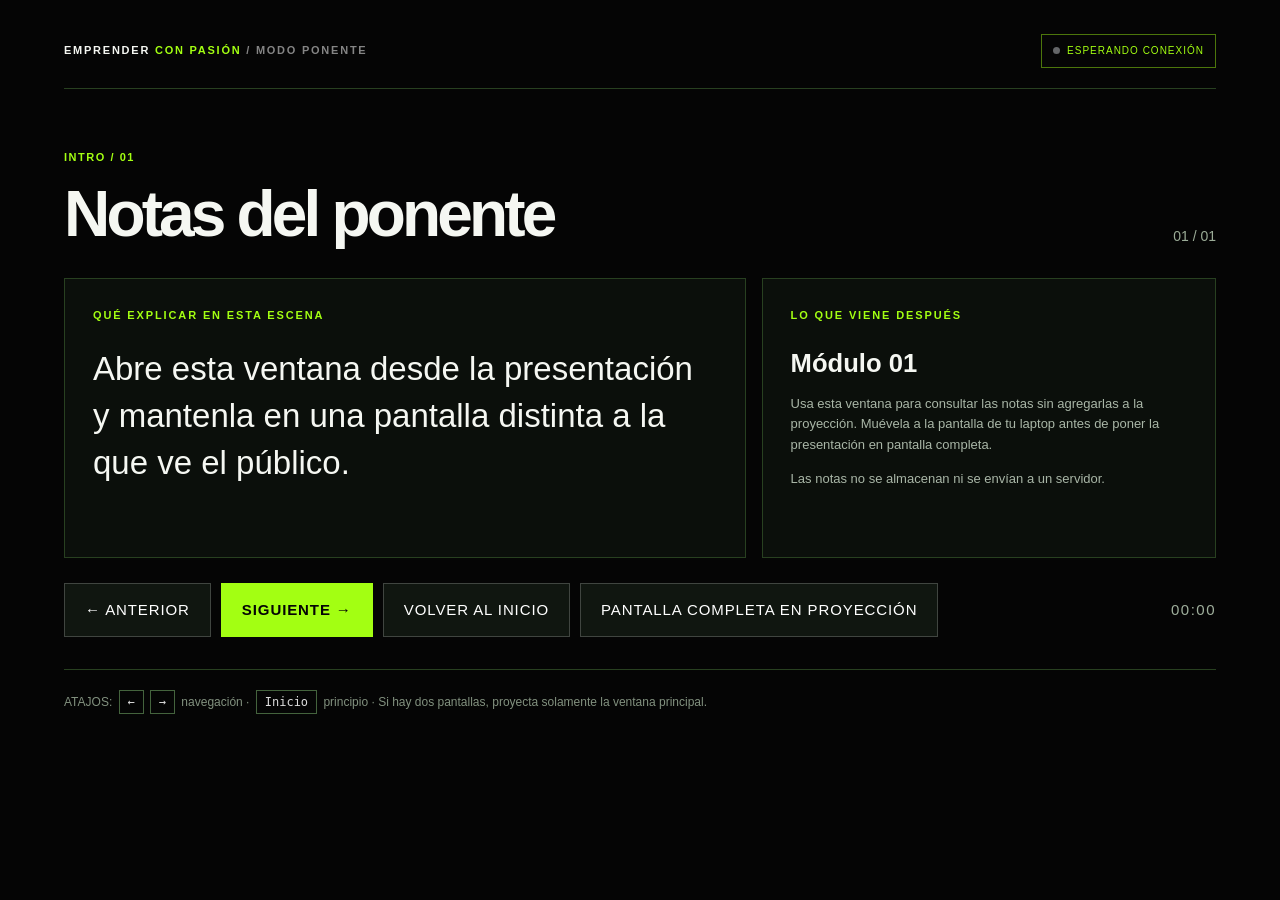
<file: presenter-offline.html>
<!doctype html>
<html lang="es">
<head>
<meta charset="utf-8"/>
<meta name="viewport" content="width=device-width,initial-scale=1"/>
<meta name="theme-color" content="#0b0c0e"/>
<title>Notas del ponente — Emprender con Pasión</title>
<link rel="icon" type="image/svg+xml" href="[data-uri]"/>
<style>
:root{color-scheme:dark;--orange:#a3ff12;--bg:#050505;--line:#284020;--dim:#9cad98;font:15px/1.6 Inter,Arial,sans-serif}*{box-sizing:border-box}body{margin:0;background:var(--bg);color:#f5f7f2;min-height:100svh}button{cursor:pointer;font:inherit}.page{max-width:1450px;margin:auto;padding:34px 5vw 60px}header{display:flex;justify-content:space-between;align-items:center;gap:15px;padding-bottom:20px;border-bottom:1px solid var(--line)}.logo{font-size:11px;letter-spacing:.16em;font-weight:900}.logo b{color:var(--orange)}.badge{border:1px solid rgba(163,255,18,.45);padding:8px 11px;font-size:10px;color:var(--orange);letter-spacing:.1em}.top{display:flex;gap:14px;justify-content:space-between;align-items:end;margin:55px 0 30px}.eyebrow{font-weight:800;letter-spacing:.14em;font-size:11px;color:var(--orange)}h1{font-weight:900;letter-spacing:-.06em;line-height:1.04;font-size:clamp(31px,5vw,72px);margin:13px 0 0;max-width:1000px}.counter{color:var(--dim);font-size:14px;white-space:nowrap}.columns{display:grid;grid-template-columns:1.2fr .8fr;gap:16px}.panel{background:#0b0f0b;border:1px solid var(--line);padding:28px;min-height:280px}.panel h2{font-size:11px;color:var(--orange);letter-spacing:.17em;margin:0 0 22px;text-transform:uppercase}.notes{font-size:clamp(19px,2.8vw,33px);line-height:1.42;font-weight:500;white-space:pre-wrap}.next{font-size:clamp(18px,2vw,27px);font-weight:700;line-height:1.35}.muted{color:#a9b6a7;font-size:13px}.controls{display:flex;gap:10px;margin-top:25px;align-items:center;flex-wrap:wrap}button{border:1px solid rgba(255,255,255,.2);background:#101610;color:white;padding:14px 20px;letter-spacing:.06em}button.primary{background:var(--orange);border-color:var(--orange);color:#050505;font-weight:800}button:hover{border-color:var(--orange)}.clock{margin-left:auto;color:#a0b09d;letter-spacing:.1em}footer{margin-top:32px;border-top:1px solid var(--line);padding-top:23px;color:#82917f;font-size:12px}kbd{border:1px solid #44633d;padding:4px 8px;margin:0 3px;font:12px monospace;color:#ddd}#connection-dot{display:inline-block;width:7px;height:7px;background:#646668;border-radius:50%;margin-right:7px}#connection-dot.active{background:#a3ff12;box-shadow:0 0 14px #a3ff12}@media(max-width:750px){.columns{grid-template-columns:1fr}.page{padding:22px}.top{margin-top:32px}.panel{min-height:170px}.clock{margin-left:0}}
</style>
</head>
<body>
<div class="page">
<header><div class="logo">EMPRENDER <b>CON PASIÓN</b> <span style="color:#858585">/ MODO PONENTE</span></div><div class="badge"><span id="connection-dot"></span><span id="connection">ESPERANDO CONEXIÓN</span></div></header>
<div class="top"><div><span class="eyebrow" id="label">INTRO / 01</span><h1 id="title">Notas del ponente</h1></div><div class="counter" id="counter">01 / 01</div></div>
<div class="columns"><section class="panel"><h2>QUÉ EXPLICAR EN ESTA ESCENA</h2><div class="notes" id="notes">Abre esta ventana desde la presentación y mantenla en una pantalla distinta a la que ve el público.</div></section><aside class="panel"><h2>LO QUE VIENE DESPUÉS</h2><div class="next" id="next">Módulo 01</div><p class="muted">Usa esta ventana para consultar las notas sin agregarlas a la proyección. Muévela a la pantalla de tu laptop antes de poner la presentación en pantalla completa.</p><p class="muted">Las notas no se almacenan ni se envían a un servidor.</p></aside></div>
<div class="controls"><button id="prev">← ANTERIOR</button><button class="primary" id="forward">SIGUIENTE →</button><button id="reset">VOLVER AL INICIO</button><button id="fs">PANTALLA COMPLETA EN PROYECCIÓN</button><span class="clock" id="clock">00:00</span></div>
<footer>ATAJOS: <kbd>←</kbd><kbd>→</kbd> navegación · <kbd>Inicio</kbd> principio · Si hay dos pantallas, proyecta solamente la ventana principal.</footer>
</div>

<script>
/**
 * Edición rápida del contenido para la ponencia.
 * Cada módulo tiene tres escenas: apertura, conceptos, reflexión.
 */
const CONFIG = {
  title: 'EMPRENDER CON PASIÓN',
  subtitle: 'De una idea a una realidad.',
  portfolio: 'https://rodrigogar130-cmyk.github.io/PORTAFOLIO/',
  whatsapp: 'https://wa.me/527225123478',
  whatsappDisplay: '722 512 3478',
  instagram: 'https://www.instagram.com/rod_capital_solution/',
  instagramDisplay: '@rod_capital_solution',
  author: 'Carlos Rodrigo García Álvarez',
};

const BIO = [
  'Licenciado en Administración por la Universidad Autónoma del Estado de México, con formación en contribuciones fiscales y experiencia en consultoría empresarial, asesoría financiera, capacitación y desarrollo de negocios.',
  'Ha colaborado con emprendedores, empresas e instituciones como ICATI Edoméx y la UAEMéx, impulsando estrategias de crecimiento, formación empresarial y desarrollo de proyectos.',
  'Actualmente participa en el programa Emprende UAEMéx 365 desde la Dirección de Desarrollo Empresarial. Su trayectoria integra iniciativas como Hackathon, Bootcamp e Impulso Tuaeméx 2026 con el desarrollo de plataformas digitales, automatización e inteligencia artificial.',
  'Su enfoque combina estrategia empresarial, formación emprendedora y tecnología para transformar ideas en soluciones de valor.',
];

const MODULES = [
  {
    id: 'modulo-1', n:'01', eyebrow:'EL PUNTO DE PARTIDA', title:'¿TU CORAZÓN LATE PARA EMPRENDER?',
    titleLines:['¿TU CORAZÓN LATE', 'PARA EMPRENDER?'], art:'heart',
    words:['PASIÓN','PROPÓSITO','SUEÑOS','MOTIVACIÓN','DECISIÓN'],
    focus:'DECISIÓN',
    quote:'¿Qué estarías dispuesto a construir, incluso si nadie te garantizara el éxito?',
    outro:'Todo comienza con aquello que te importa.',
    notes:[
      'Abre con una pregunta al público: «¿Quién ha tenido alguna vez una idea de negocio?». Distingue deseo, motivación y decisión de actuar. No romantices la incertidumbre.',
      'Explica que la pasión da energía, el propósito orienta y la motivación fluctúa. Una decisión necesita compromiso; invita a identificar una razón personal para emprender.',
      'Deja silencio después de la pregunta. Ejercicio de 15 segundos: que cada persona piense qué problema le importaría resolver aunque el camino fuera difícil.'
    ],
  },
  {
    id: 'modulo-2', n:'02', eyebrow:'EL NUEVO SIGNIFICADO', title:'¿QUÉ SIGNIFICA EMPRENDER HOY?',
    titleLines:['¿QUÉ SIGNIFICA', 'EMPRENDER HOY?'], art:'network',
    words:['PROBLEMAS','OPORTUNIDADES','INNOVACIÓN','VALOR','SOLUCIONES'],
    focus:'VALOR',
    quote:'Emprender no es solamente crear un negocio. Es crear valor.',
    outro:'Observa lo que falta. Diseña lo que ayuda.',
    notes:[
      'No todos los emprendimientos son tecnológicos: emprender es detectar necesidades y organizar recursos para resolverlas.',
      'Explica problema → oportunidad → solución → valor. Ejemplo: no vendes una agenda; ayudas a organizar el tiempo de alguien.',
      'Pregunta: «¿Qué molestia cotidiana en su comunidad podría convertirse en oportunidad?». Pide uno o dos ejemplos breves.'
    ],
  },
  {
    id: 'modulo-3', n:'03', eyebrow:'LO QUE TE MANTIENE EN MOVIMIENTO', title:'LA PASIÓN COMO MOTOR DE TU NEGOCIO',
    titleLines:['LA PASIÓN COMO', 'MOTOR DE TU NEGOCIO'], art:'energy',
    words:['ENERGÍA','DISCIPLINA','CONSTANCIA','RESILIENCIA','ACCIÓN'],
    focus:'ACCIÓN',
    quote:'La pasión te impulsa. La disciplina te mantiene avanzando.',
    outro:'La inspiración inicia. Los hábitos construyen.',
    notes:[
      'Cuenta que habrá días con poca motivación. La pasión impulsa, pero no reemplaza aprender, investigar, validar, administrar o descansar.',
      'Contrasta motivación con disciplina. Un hábito pequeño que se repite es más sostenible que un esfuerzo aislado.',
      'Pregunta: «¿Qué acción concreta podrías repetir durante los próximos siete días?». Permite que cada persona la formule para sí.'
    ],
  },
  {
    id: 'modulo-4', n:'04', eyebrow:'DEL ENTUSIASMO AL MÉTODO', title:'¡PREPÁRATE PARA EMPRENDER!',
    titleLines:['¡PREPÁRATE', 'PARA EMPRENDER!'], art:'roadmap',
    words:['IDEA','CLIENTE','VALIDACIÓN','MODELO','FINANZAS','MVP'],
    focus:'VALIDACIÓN',
    quote:'No necesitas tenerlo todo listo. Necesitas comenzar a validar.',
    outro:'Antes de invertir más, aprende más de tu cliente.',
    notes:[
      'Presenta el camino: idea → cliente → validación → MVP → mejora. Un MVP es una versión mínima para obtener aprendizaje útil.',
      'Da ejemplos de validación: entrevistas, observación, prototipos sencillos y pruebas reales. Incluye costos, ingresos y propuesta de valor.',
      'Interacción: que el público responda si su idea resuelve un problema comprobado. Si no, propón entrevistar a cinco potenciales clientes.'
    ],
  },
  {
    id: 'modulo-5', n:'05', eyebrow:'EL EMPRENDEDOR DETRÁS DEL PROYECTO', title:'LIDERAZGO Y HABILIDADES PERSONALES',
    titleLines:['LIDERAZGO Y', 'HABILIDADES PERSONALES'], art:'leadership',
    words:['AUTOCONOCIMIENTO','COMUNICACIÓN','CREATIVIDAD','ADAPTABILIDAD','LIDERAZGO'],
    focus:'LIDERAZGO',
    quote:'Antes de dirigir un negocio, aprende a dirigirte a ti mismo.',
    outro:'Liderar es escuchar, decidir y aprender.',
    notes:[
      'El liderazgo no exige dirigir a muchas personas. Comienza con autoconocimiento, responsabilidad y manejo del tiempo.',
      'Pregunta por habilidades que complementen las de cada emprendedor. Un buen equipo integra perfiles diversos.',
      'Invita a reconocer una fortaleza y una habilidad por desarrollar. La comunicación y la adaptación son entrenables.'
    ],
  },
  {
    id: 'modulo-6', n:'06', eyebrow:'EL IMPACTO DE LO QUE CONSTRUYES', title:'LA SATISFACCIÓN EN EL ENTORNO',
    titleLines:['LA SATISFACCIÓN', 'EN EL ENTORNO'], art:'ecosystem',
    words:['IMPACTO','COMUNIDAD','BIENESTAR','CRECIMIENTO','TRASCENDENCIA'],
    focus:'TRASCENDENCIA',
    quote:'El verdadero éxito también se mide por lo que transformas a tu alrededor.',
    outro:'Crecer también es hacer crecer a otros.',
    notes:[
      'Habla de satisfacción más allá de ventas: utilidad real para clientes, condiciones dignas para colaboradores y contribuciones a la comunidad.',
      'Plantea el equilibrio entre viabilidad económica, bienestar propio y efecto positivo de la actividad empresarial.',
      'Invita a completar: «Si mi proyecto funciona, la vida de ______ será mejor porque ______». Conecta con el cierre.'
    ],
  },
];

const CLOSING_NOTES = [
  'Vuelve al origen: una idea adquiere valor cuando se prueba con el mundo real.',
  'Invita a no esperar al escenario perfecto. Distingue actuar con criterio de actuar impulsivamente.',
  'Deja una pausa. Pregunta: «¿Qué vas a construir tú?». Concluye con una acción específica para hoy.'
];


const $=s=>document.querySelector(s);
const isOffline=location.protocol==='file:';
const local=[{label:'INICIO',title:'Emprender con Pasión',notes:'Da la bienvenida. Explica que la ponencia es un recorrido práctico, no una promesa de éxito automático.'}];
local.push({label:'PERFIL',title:'Carlos Rodrigo García Álvarez',notes:'Preséntate: conecta tu experiencia en consultoría, capacitación, innovación y transformación digital con el recorrido que está por comenzar.'});
local.push({label:'ARTÍCULO',title:'¿Tu empresa está funcionando como un cerebro eficiente?',notes:'Conecta el emprendimiento con la idea de una organización que aprende: información, personas y decisiones deben circular con claridad.'});
for(const m of MODULES)for(let i=0;i<3;i++)local.push({label:`MÓDULO ${m.n}`,title:m.title,notes:m.notes[i]});
CLOSING_NOTES.forEach((notes,i)=>local.push({label:'CIERRE',title:['Todo comienza con una idea','Decide actuar','¿Qué vas a construir tú?'][i],notes}));
local.push({label:'SOBRE MÍ',title:'Presentación del ponente',notes:'Habla brevemente de experiencia, capacitación, consultoría y proyectos de innovación.'},{label:'CONTACTO',title:'Conectemos ideas',notes:'Invita a conectar por WhatsApp, Instagram o portafolio.'});
let index=0,lastConnection=0;const channel=('BroadcastChannel' in window)?new BroadcastChannel('ecp-presentacion-v1'):null;
function render(data){index=data.index??index;const active=local[index]||local[0];$('#label').textContent=data.label||active.label;$('#title').textContent=data.title||active.title;$('#notes').textContent=data.notes||active.notes;$('#next').textContent=data.upcoming||local[index+1]?.title||'Final de la presentación';$('#counter').textContent=`${String(index+1).padStart(2,'0')} / ${String(data.total||local.length).padStart(2,'0')}`;$('#connection-dot').classList.add('active');$('#connection').textContent='CONECTADO A LA PROYECCIÓN';lastConnection=Date.now();}
function dispatch(data){if(isOffline&&window.opener&&!window.opener.closed)window.opener.postMessage(data,'*');else if(channel)channel.postMessage(data);else $('#connection').textContent='CONEXIÓN NO DISPONIBLE';}
if(isOffline){window.addEventListener('message',event=>{if(event.source===window.opener&&event.data?.type==='state')render(event.data);});dispatch({type:'hello'});}
else if(channel){channel.addEventListener('message',event=>{if(event.data?.type==='state')render(event.data);});dispatch({type:'hello'});}
$('#prev').addEventListener('click',()=>dispatch({type:'step',offset:-1}));
$('#forward').addEventListener('click',()=>dispatch({type:'step',offset:1}));
$('#reset').addEventListener('click',()=>dispatch({type:'navigate',index:0}));
$('#fs').addEventListener('click',()=>dispatch({type:'fullscreen'}));
document.addEventListener('keydown',event=>{if(event.key==='ArrowRight'||event.key===' '){event.preventDefault();dispatch({type:'step',offset:1});}if(event.key==='ArrowLeft'){event.preventDefault();dispatch({type:'step',offset:-1});}if(event.key==='Home'){event.preventDefault();dispatch({type:'navigate',index:0});}});
const started=Date.now();setInterval(()=>{const elapsed=Math.floor((Date.now()-started)/1000);$('#clock').textContent=`${String(Math.floor(elapsed/60)).padStart(2,'0')}:${String(elapsed%60).padStart(2,'0')}`;if(lastConnection&&Date.now()-lastConnection>30e3){$('#connection-dot').classList.remove('active');$('#connection').textContent='SIN ACTUALIZACIONES RECIENTES';dispatch({type:'hello'});}},1000);

</script>
</body></html>
</file>
